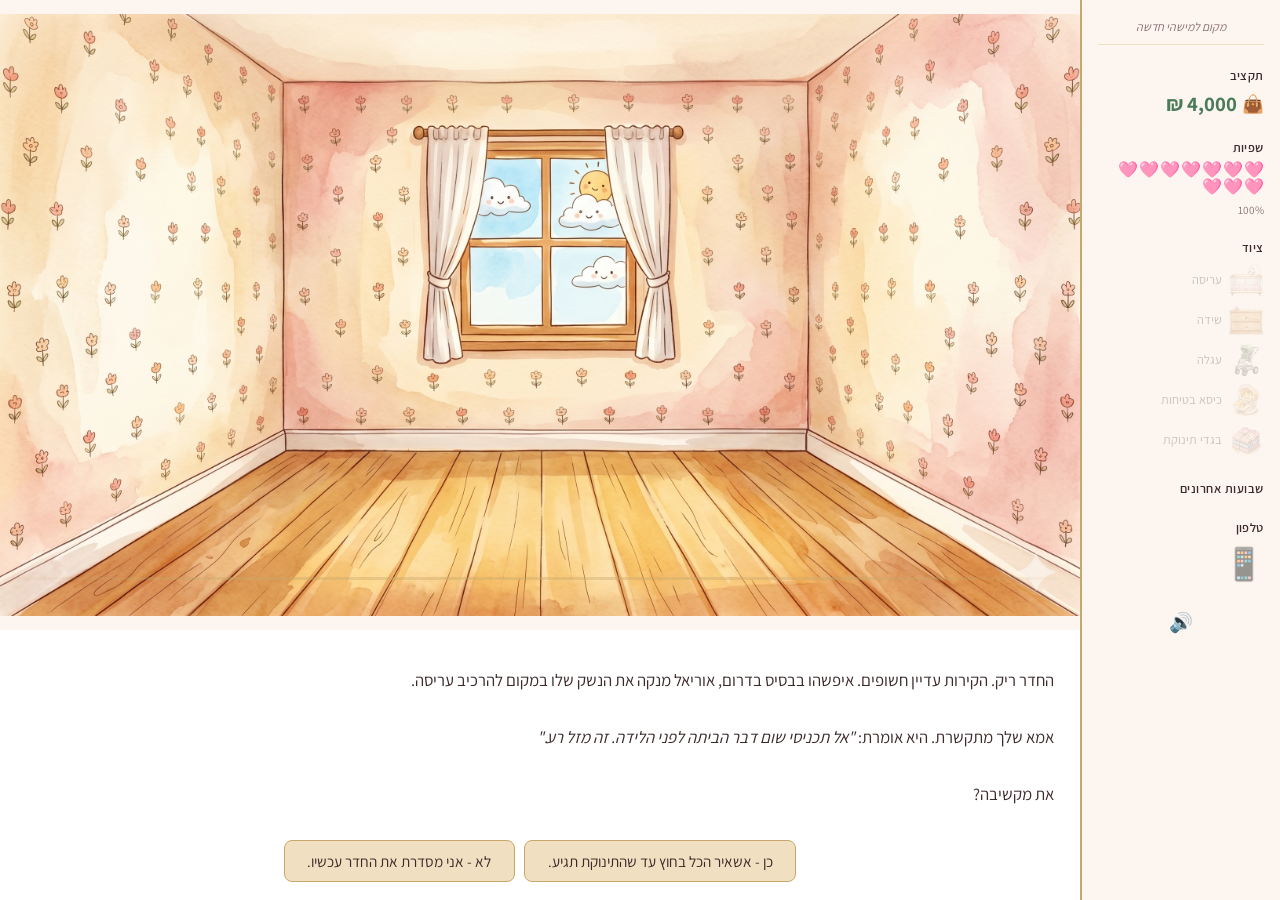
<file: index.html>
<!DOCTYPE html>
<html lang="he" dir="rtl">
<head>
  <meta charset="UTF-8" />
  <meta name="viewport" content="width=device-width, initial-scale=1.0, maximum-scale=1.0, user-scalable=no" />
  <title>מקום למישהי חדשה</title>
  <link rel="preconnect" href="https://fonts.googleapis.com" />
  <link href="https://fonts.googleapis.com/css2?family=Assistant:wght@400;600;700&display=swap" rel="stylesheet" />
  <link rel="stylesheet" href="style.css" />

  <!-- Google Analytics 4 -->
  <script>
    const GA_ID = 'G-SN2CH626FL';
    (function() {
      const s = document.createElement('script');
      s.async = true;
      s.src = 'https://www.googletagmanager.com/gtag/js?id=' + GA_ID;
      document.head.appendChild(s);
    })();
    window.dataLayer = window.dataLayer || [];
    function gtag(){dataLayer.push(arguments);}
    gtag('js', new Date());
    gtag('config', GA_ID);

    const _gaT0 = Date.now();
    document.addEventListener('click', function() {
      gtag('event', 'session_start');
    }, { once: true });
    window.addEventListener('pagehide', function() {
      gtag('event', 'session_duration', { value: Math.round((Date.now() - _gaT0) / 1000) });
    });
    document.addEventListener('DOMContentLoaded', function() {
      const phoneEl = document.getElementById('phone-overlay');
      if (phoneEl) new MutationObserver(function() {
        if (!phoneEl.classList.contains('hidden')) gtag('event', 'phone_opened');
      }).observe(phoneEl, { attributes: true, attributeFilter: ['class'] });
    });
  </script>
</head>
<body>

  <div id="app-layout">

    <!-- ═══ אזור המשחק הראשי ═══ -->
    <div id="game-wrapper">

      <!-- 70%: תצוגת החדר -->
      <section id="room-view">
        <div id="room-bg"></div>
        <div id="room-crying-overlay"></div>
        <div id="baby-waves">
          <div class="wave-ring"></div>
          <div class="wave-ring"></div>
          <div class="wave-ring"></div>
        </div>

        <!-- מד ערות תינוקת — מחזה ב׳ -->
        <div id="baby-meter-container" style="display:none">
          <label>מד ערות תינוקת</label>
          <div id="baby-meter-bar"><div id="baby-meter-fill"></div></div>
        </div>

        <!-- שכבת מעבר בין מחזות -->
        <div id="act-fade-overlay">
          <p id="act-fade-text">שבועיים מאוחר יותר…</p>
        </div>

        <!-- רמז הרדמה — מחזה ב׳ -->
        <div id="lullaby-hint" class="hidden">
          🐾 הזיזי לאט מעל התינוקת
        </div>
      </section>

      <!-- 30%: אזור דיאלוג ואינטראקציה -->
      <section id="dialogue-area">
        <div id="narration-box">
          <p id="narration-text">טוען…</p>
        </div>
        <div id="choice-buttons"></div>
      </section>

    </div><!-- /game-wrapper -->

    <!-- ═══ לוח צד ═══ -->
    <aside id="side-panel">

      <div id="panel-title">מקום למישהי חדשה</div>

      <!-- תקציב -->
      <div class="panel-stat">
        <div class="stat-label">תקציב</div>
        <div id="panel-budget-display">
          <span id="panel-wallet">👜</span>
          <span id="hud-budget-val" class="stat-big">4,000 ₪</span>
        </div>
      </div>

      <!-- שפיות -->
      <div class="panel-stat">
        <div class="stat-label">שפיות</div>
        <div id="sanity-hearts"></div>
      </div>

      <!-- ציוד -->
      <div class="panel-stat">
        <div class="stat-label">ציוד</div>
        <div id="item-icons"></div>
      </div>

      <!-- מחזה -->
      <div class="panel-stat" id="panel-act-section">
        <div class="stat-label" id="hud-act">שבועות אחרונים</div>
      </div>

      <!-- חלון שינה — מחזה ב׳ -->
      <div class="panel-stat" id="hud-cycle" style="display:none">
        <div class="stat-label">חלון שינה</div>
        <div class="stat-value">1 / 4</div>
      </div>

      <!-- משימות יום — מחזה ב׳ -->
      <div class="panel-stat" id="panel-tasks" style="display:none">
        <div class="stat-label">משימות היום</div>
        <div id="task-list">
          <div class="task-item" id="task-pump">
            <span class="task-icon">🍼</span>
            <span class="task-name">שאיבה</span>
            <span class="task-check">○</span>
          </div>
          <div class="task-item" id="task-laundry">
            <span class="task-icon">🧺</span>
            <span class="task-name">כביסה</span>
            <span class="task-check">○</span>
          </div>
        </div>
      </div>

      <div id="panel-phone" class="panel-stat">
        <div class="stat-label">טלפון</div>
        <div id="phone-icon-wrapper">
          <span id="phone-icon">📱</span>
          <span id="phone-notification-dot" class="hidden"></span>
        </div>
      </div>

      <div class="panel-stat" id="panel-sound">
        <button id="sound-toggle" onclick="toggleSound()"
          style="background:none;border:none;font-size:1.2rem;cursor:pointer;padding:0.2rem;">
          🔊
        </button>
      </div>

    </aside>

  </div><!-- /app-layout -->

  <!-- ═══ שכבת סמארטפון ═══ -->
  <div id="phone-overlay" class="hidden">
    <div id="phone-frame">
      <div id="phone-status-bar">
        <span id="phone-app-name">WhatsApp</span>
        <button id="phone-close-btn" aria-label="סגור טלפון">✕</button>
      </div>
      <div id="phone-home" class="hidden">
        <div id="phone-home-header">
          <span id="phone-home-time">09:24</span>
          <span id="phone-home-title">הודעות</span>
        </div>

        <div id="contacts-list">

          <div class="contact-row" data-contact="group">
            <span class="contact-avatar">👶</span>
            <div class="contact-info">
              <span class="contact-name">קהילת משוערות ינואר 2026</span>
              <span class="contact-preview">סיגל: מתנה בחינם 🎁...</span>
            </div>
            <span class="contact-badge hidden">2</span>
          </div>

          <div class="contact-row" data-contact="oriel">
            <span class="contact-avatar">👨‍✈️</span>
            <div class="contact-info">
              <span class="contact-name">אוריאל 💙</span>
              <span class="contact-preview">מחכה להודעה...</span>
            </div>
            <span class="contact-badge hidden"></span>
          </div>

          <div class="contact-row" data-contact="mom">
            <span class="contact-avatar">👩</span>
            <div class="contact-info">
              <span class="contact-name">אמא</span>
              <span class="contact-preview"></span>
            </div>
            <span class="contact-badge hidden"></span>
          </div>

          <div class="contact-row" data-contact="dad">
            <span class="contact-avatar">👨</span>
            <div class="contact-info">
              <span class="contact-name">אבא</span>
              <span class="contact-preview"></span>
            </div>
            <span class="contact-badge hidden"></span>
          </div>

          <div class="contact-row" data-contact="maya">
            <span class="contact-avatar">🌸</span>
            <div class="contact-info">
              <span class="contact-name">מאיה</span>
              <span class="contact-preview">איך את מרגישה?</span>
            </div>
            <span class="contact-badge hidden"></span>
          </div>

          <div class="contact-row" data-contact="shira">
            <span class="contact-avatar">😬</span>
            <div class="contact-info">
              <span class="contact-name">שירה</span>
              <span class="contact-preview"></span>
            </div>
            <span class="contact-badge hidden"></span>
          </div>

          <div class="contact-row" data-contact="noa">
            <span class="contact-avatar">🎀</span>
            <div class="contact-info">
              <span class="contact-name">נועה</span>
              <span class="contact-preview"></span>
            </div>
            <span class="contact-badge hidden"></span>
          </div>

          <div class="contact-row" data-contact="dana">
            <span class="contact-avatar">😎</span>
            <div class="contact-info">
              <span class="contact-name">דנה</span>
              <span class="contact-preview">אז מתי יוצאות??</span>
            </div>
            <span class="contact-badge hidden"></span>
          </div>

          <div class="contact-row hidden" data-contact="ronit">
            <span class="contact-avatar">🛋️</span>
            <div class="contact-info">
              <span class="contact-name">רונית (שידה)</span>
              <span class="contact-preview">משא ומתן על שידה יד שנייה</span>
            </div>
            <span class="contact-badge hidden"></span>
          </div>

          <div class="contact-row hidden" data-contact="hadar">
            <span class="contact-avatar">🛒</span>
            <div class="contact-info">
              <span class="contact-name">הדר (עגלה)</span>
              <span class="contact-preview">משא ומתן על עגלה יד שנייה</span>
            </div>
            <span class="contact-badge hidden"></span>
          </div>

        </div>
      </div>

      <div id="phone-content"></div>
      <div id="chat-back-btn" class="phone-back hidden">← חזרה</div>
      <div id="phone-input-area" class="hidden">
        <input type="text" id="phone-text-input" placeholder="כתבי הודעה…" autocomplete="off" />
        <button id="phone-send-btn">שלחי</button>
      </div>
    </div>
  </div>

  <!-- ═══ באנר שיחה נכנסת ═══ -->
  <div id="call-banner" class="hidden">
    <div id="call-info">
      <span id="call-name">אוריאל 📞</span>
      <span id="call-sub">מתקשר מהבסיס…</span>
    </div>
    <div id="call-actions">
      <button id="call-answer-btn" class="btn-green">answer</button>
      <button id="call-ignore-btn" class="btn-red">ignore</button>
    </div>
  </div>

  <!-- ═══ Mobile Bottom Bar ═══ -->
  <div id="mobile-bottom-bar">
    <div class="mob-stat" id="mob-budget">
      <span class="mob-icon">💰</span>
      <span id="mob-budget-val">4,000 ₪</span>
    </div>
    <div class="mob-stat" id="mob-sanity">
      <span id="mob-hearts">🩷🩷🩷🩷🩷🩷🩷🩷🩷🩷</span>
    </div>
    <div class="mob-stat" id="mob-items">
      <span class="mob-icon">📦</span>
      <span id="mob-items-val">0/5</span>
    </div>
    <div class="mob-stat" id="mob-phone" onclick="openPhoneHome()">
      <span id="mob-phone-icon">📱</span>
      <span id="mob-phone-dot" class="mob-notif hidden"></span>
    </div>
    <div class="mob-stat" id="mob-sound" onclick="toggleSound()" style="cursor:pointer">
      <span id="mob-sound-icon">🔊</span>
    </div>
  </div>

  <script src="groq.js"></script>
  <script src="room.js"></script>
  <script src="game.js"></script>
</body>
</html>
</file>
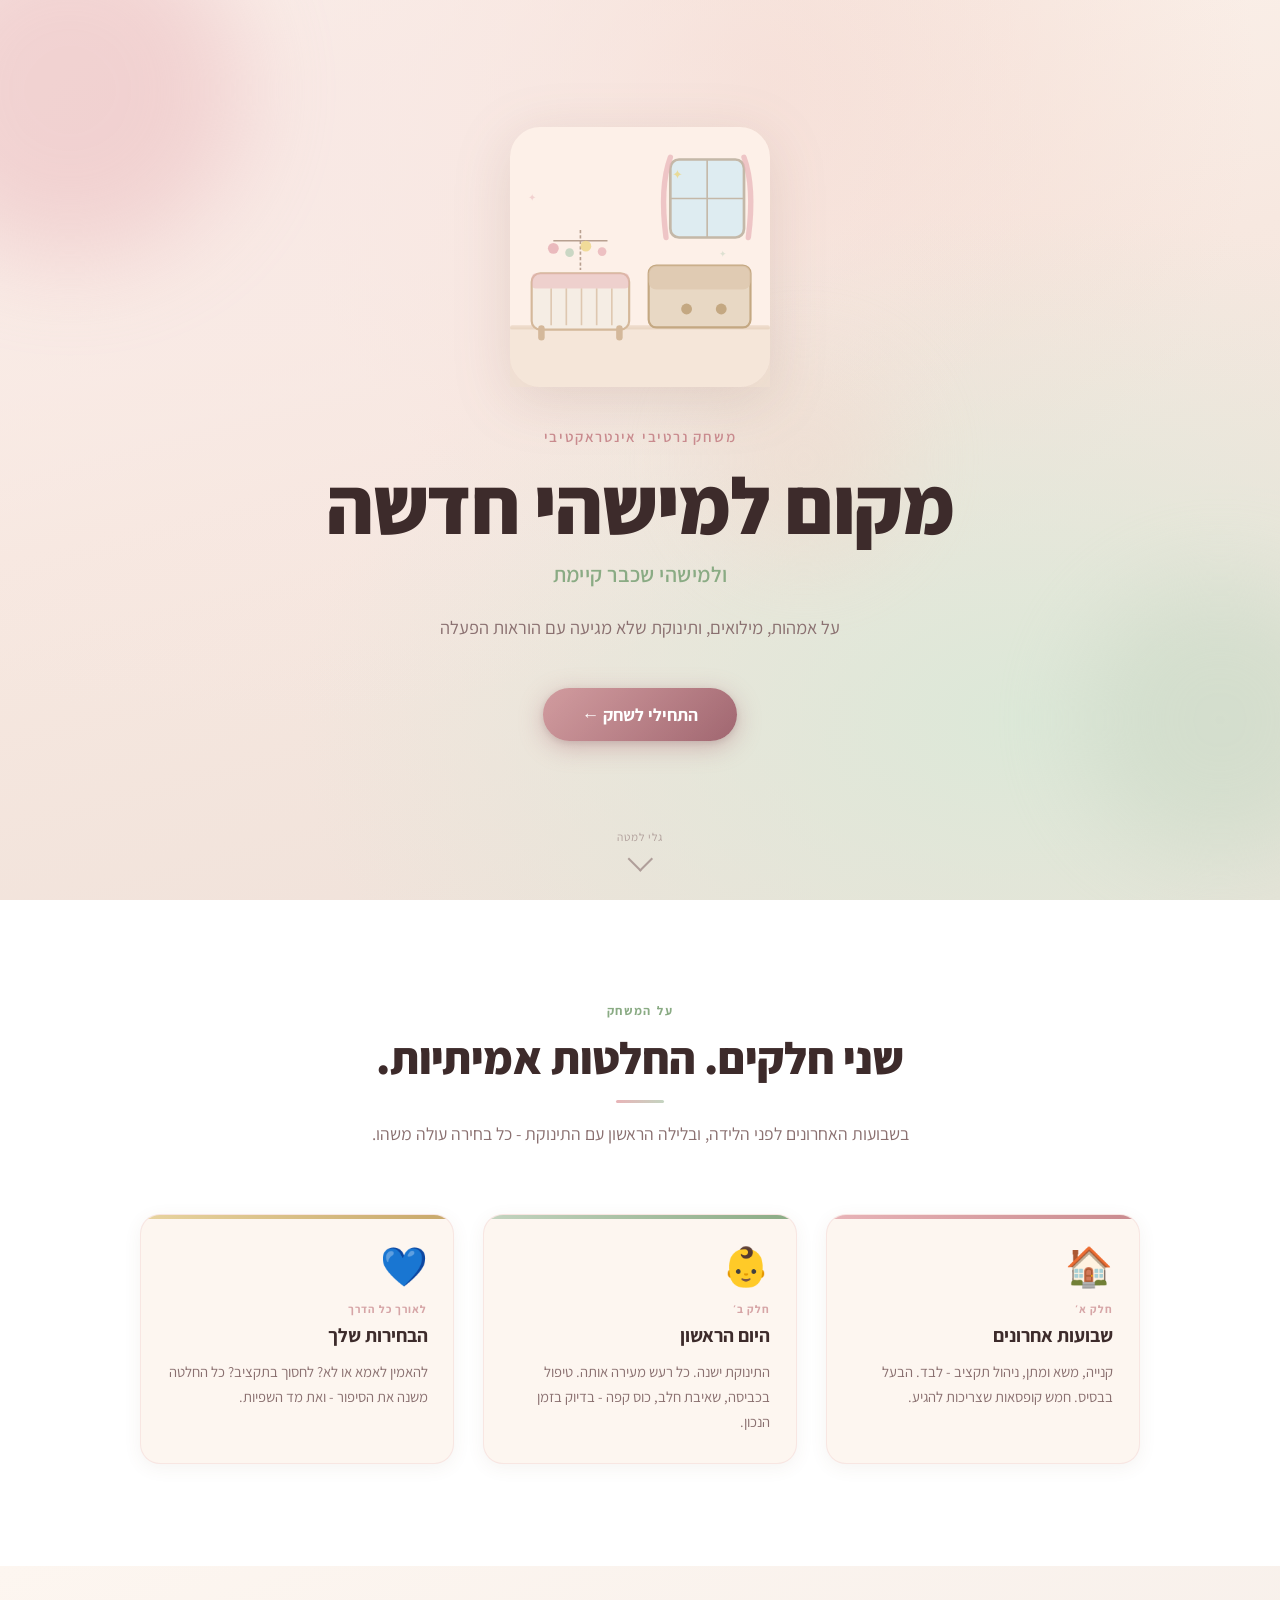
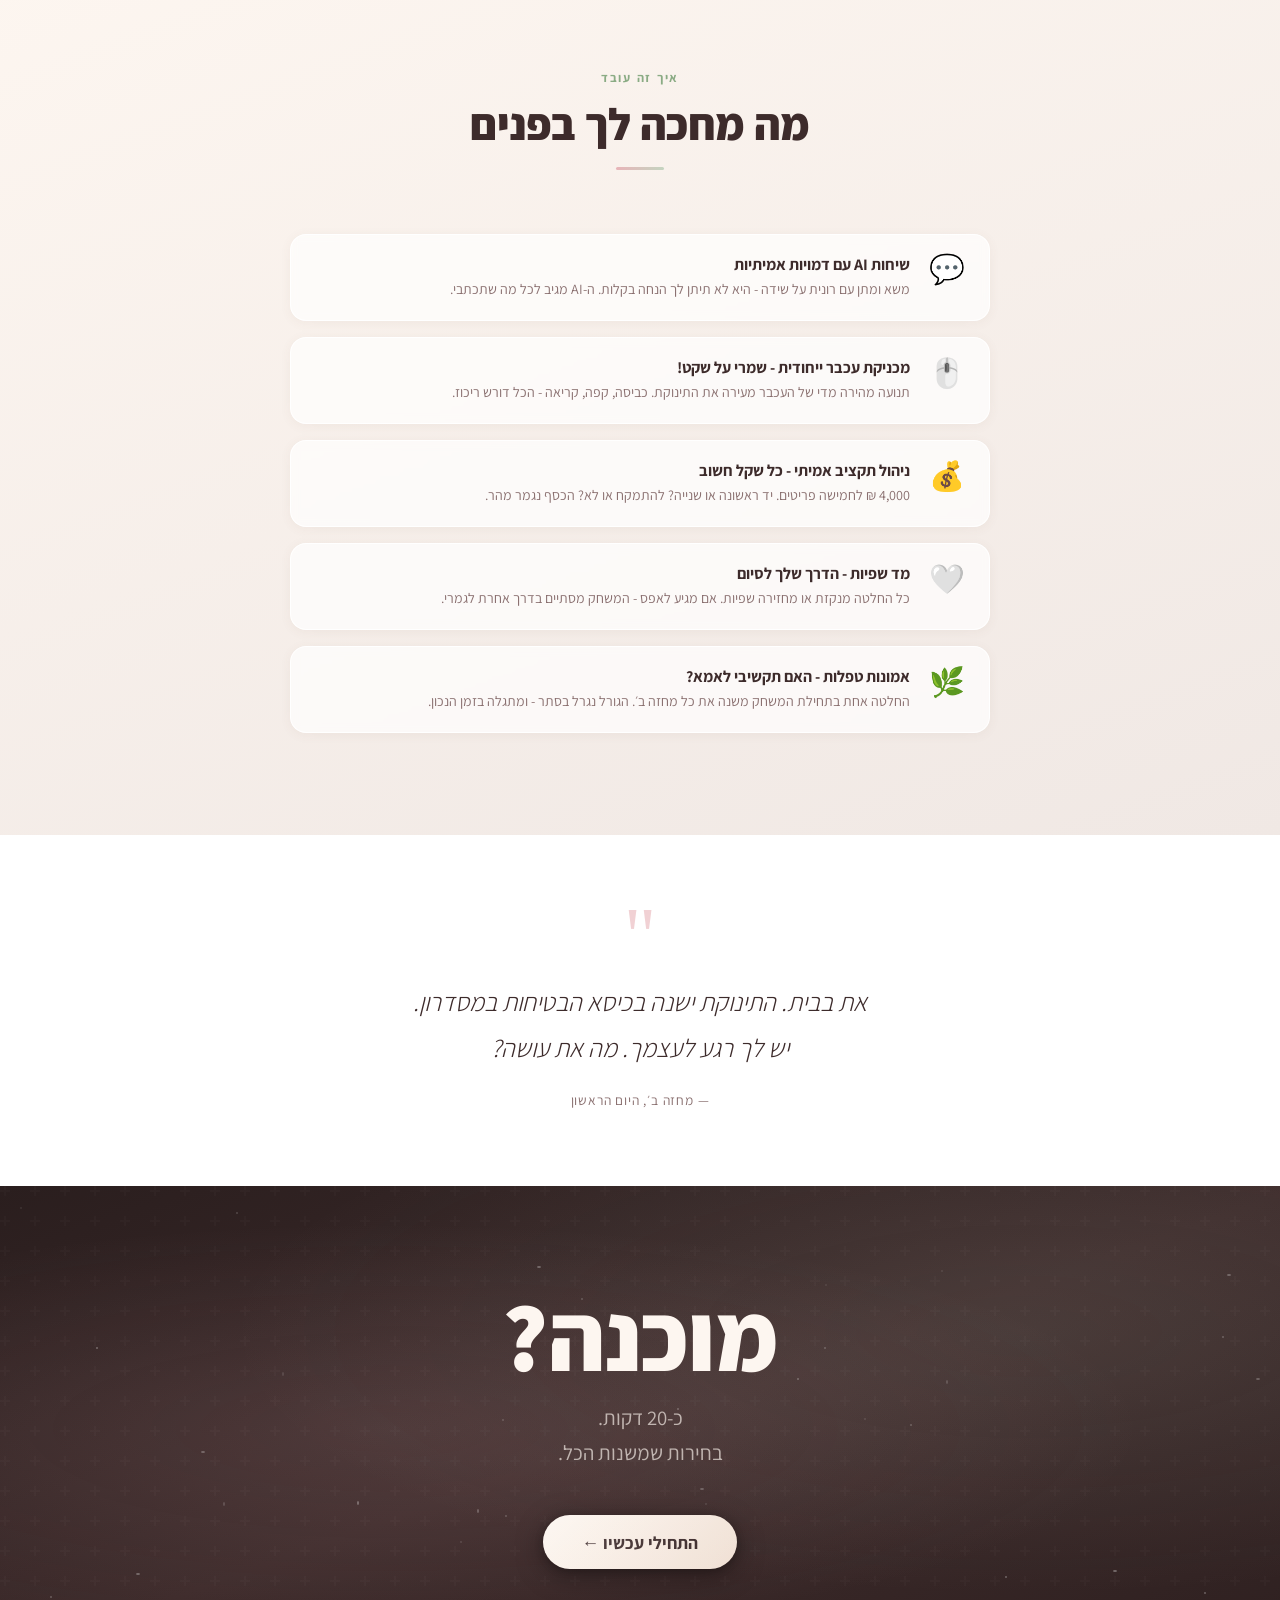
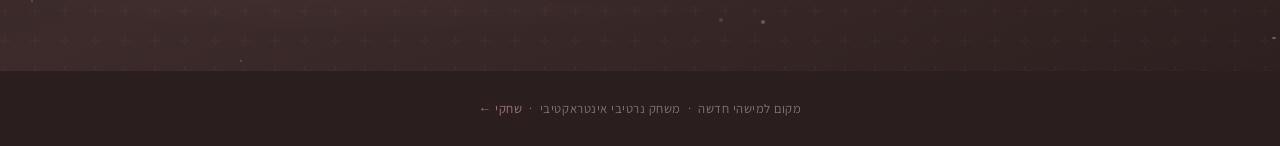
<file: landing.html>
<!DOCTYPE html>
<html lang="he" dir="rtl">
<head>
  <meta charset="UTF-8" />
  <meta name="viewport" content="width=device-width, initial-scale=1.0" />
  <title>מקום למישהי חדשה — משחק נרטיבי</title>
  <link rel="preconnect" href="https://fonts.googleapis.com" />
  <link href="https://fonts.googleapis.com/css2?family=Assistant:wght@300;400;600;700;800&display=swap" rel="stylesheet" />
  <style>
    /* ── Variables ───────────────────────────────────────────── */
    :root {
      --cream:      #fdf6f0;
      --cream-mid:  #f5e8dc;
      --rose:       #e8b4b8;
      --rose-dark:  #c98a8e;
      --rose-deep:  #a06670;
      --sage:       #c4d4c0;
      --sage-dark:  #8aab84;
      --charcoal:   #3d2b2b;
      --charcoal-2: #2a1e1e;
      --muted:      #8a7070;
      --white:      #ffffff;
    }

    /* ── Reset ───────────────────────────────────────────────── */
    *, *::before, *::after { box-sizing: border-box; margin: 0; padding: 0; }

    html {
      scroll-behavior: smooth;
    }

    body {
      font-family: 'Assistant', 'Segoe UI', Arial, sans-serif;
      background: var(--cream);
      color: var(--charcoal);
      overflow-x: hidden;
      direction: rtl;
    }

    /* ── Reveal animation ────────────────────────────────────── */
    .reveal {
      opacity: 0;
      transform: translateY(28px);
      transition: opacity 0.7s ease, transform 0.7s ease;
    }
    .reveal.visible {
      opacity: 1;
      transform: translateY(0);
    }
    .reveal-delay-1 { transition-delay: 0.1s; }
    .reveal-delay-2 { transition-delay: 0.22s; }
    .reveal-delay-3 { transition-delay: 0.34s; }

    /* ══════════════════════════════════════════════════════════
       HERO
    ══════════════════════════════════════════════════════════ */
    #hero {
      position: relative;
      min-height: 100svh;
      display: flex;
      flex-direction: column;
      align-items: center;
      justify-content: center;
      text-align: center;
      padding: 3rem 1.5rem 5rem;
      overflow: hidden;
      background:
        radial-gradient(ellipse at 20% 15%, #f8e8e4 0%, transparent 55%),
        radial-gradient(ellipse at 80% 80%, #dce8d8 0%, transparent 50%),
        radial-gradient(ellipse at 60% 10%, #f5ddd4 0%, transparent 45%),
        linear-gradient(165deg, #fdf6f0 0%, #f7e8e0 45%, #eee0d8 100%);
    }

    /* Floating blobs */
    .blob {
      position: absolute;
      border-radius: 50%;
      filter: blur(48px);
      opacity: 0.45;
      pointer-events: none;
      animation: drift 9s ease-in-out infinite;
    }
    .blob-1 {
      width: 340px; height: 340px;
      background: var(--rose);
      top: -80px; left: -100px;
      animation-delay: 0s;
    }
    .blob-2 {
      width: 280px; height: 280px;
      background: var(--sage);
      bottom: 40px; right: -80px;
      animation-delay: -3.5s;
    }
    .blob-3 {
      width: 200px; height: 200px;
      background: #f0d8cc;
      top: 40%; left: 55%;
      animation-delay: -6s;
    }

    @keyframes drift {
      0%, 100% { transform: translate(0, 0) scale(1); }
      33%       { transform: translate(18px, -22px) scale(1.04); }
      66%       { transform: translate(-14px, 14px) scale(0.97); }
    }

    /* Baby room illustration */
    .hero-illustration {
      width: min(260px, 62vw);
      height: min(260px, 62vw);
      margin-bottom: 2.5rem;
      position: relative;
      animation: gentle-pulse 4s ease-in-out infinite;
    }
    @keyframes gentle-pulse {
      0%, 100% { transform: translateY(0) scale(1); }
      50%       { transform: translateY(-8px) scale(1.015); }
    }

    .room-svg {
      width: 100%;
      height: 100%;
      filter: drop-shadow(0 12px 28px rgba(120, 80, 60, 0.15));
    }

    /* Hero text */
    .hero-eyebrow {
      font-size: clamp(0.78rem, 2.2vw, 0.92rem);
      font-weight: 600;
      letter-spacing: 0.12em;
      color: var(--rose-dark);
      text-transform: uppercase;
      margin-bottom: 0.8rem;
      opacity: 0.85;
    }

    .hero-title {
      font-size: clamp(2.4rem, 8vw, 5rem);
      font-weight: 800;
      color: var(--charcoal);
      line-height: 1.15;
      margin-bottom: 0.6rem;
      letter-spacing: -0.01em;
    }

    .hero-subtitle {
      font-size: clamp(1rem, 3vw, 1.35rem);
      font-weight: 600;
      color: var(--sage-dark);
      margin-bottom: 1.4rem;
      letter-spacing: 0.02em;
    }

    .hero-tagline {
      font-size: clamp(0.95rem, 2.5vw, 1.15rem);
      font-weight: 400;
      color: var(--muted);
      max-width: 520px;
      line-height: 1.75;
      margin-bottom: 2.8rem;
    }

    /* CTA button */
    .btn-cta {
      display: inline-flex;
      align-items: center;
      gap: 0.5rem;
      padding: 0.95rem 2.4rem;
      font-family: inherit;
      font-size: 1.1rem;
      font-weight: 700;
      color: var(--white);
      background: linear-gradient(135deg, var(--rose-dark) 0%, var(--rose-deep) 100%);
      border: none;
      border-radius: 50px;
      cursor: pointer;
      text-decoration: none;
      box-shadow: 0 6px 24px rgba(169, 100, 110, 0.38), 0 2px 6px rgba(0,0,0,0.1);
      transition: transform 0.2s ease, box-shadow 0.2s ease, background 0.2s ease;
      position: relative;
      overflow: hidden;
    }
    .btn-cta::after {
      content: '';
      position: absolute;
      inset: 0;
      background: linear-gradient(135deg, rgba(255,255,255,0.15), transparent);
      border-radius: inherit;
      pointer-events: none;
    }
    .btn-cta:hover {
      transform: translateY(-3px) scale(1.03);
      box-shadow: 0 10px 32px rgba(169, 100, 110, 0.48), 0 4px 10px rgba(0,0,0,0.12);
    }
    .btn-cta:active {
      transform: translateY(-1px) scale(1.01);
    }

    .btn-cta-ghost {
      background: transparent;
      color: var(--rose-dark);
      border: 2px solid var(--rose);
      box-shadow: none;
    }
    .btn-cta-ghost:hover {
      background: var(--rose);
      color: var(--charcoal);
      box-shadow: 0 6px 20px rgba(232, 180, 184, 0.4);
    }

    /* Scroll hint */
    .scroll-hint {
      position: absolute;
      bottom: 2rem;
      left: 50%;
      transform: translateX(-50%);
      display: flex;
      flex-direction: column;
      align-items: center;
      gap: 0.35rem;
      color: var(--muted);
      font-size: 0.72rem;
      letter-spacing: 0.08em;
      opacity: 0.6;
      animation: bob 2.2s ease-in-out infinite;
    }
    @keyframes bob {
      0%, 100% { transform: translateX(-50%) translateY(0); }
      50%       { transform: translateX(-50%) translateY(6px); }
    }
    .scroll-arrow {
      width: 18px; height: 18px;
      border-right: 2px solid var(--muted);
      border-bottom: 2px solid var(--muted);
      transform: rotate(45deg);
    }

    /* ══════════════════════════════════════════════════════════
       SECTION BASE
    ══════════════════════════════════════════════════════════ */
    section {
      padding: clamp(4rem, 8vw, 7rem) clamp(1.2rem, 6vw, 3rem);
    }

    .section-label {
      font-size: 0.78rem;
      font-weight: 700;
      letter-spacing: 0.14em;
      text-transform: uppercase;
      color: var(--sage-dark);
      margin-bottom: 0.7rem;
    }

    .section-title {
      font-size: clamp(1.8rem, 5vw, 2.8rem);
      font-weight: 800;
      color: var(--charcoal);
      line-height: 1.2;
      margin-bottom: 1rem;
    }

    .section-subtitle {
      font-size: clamp(0.95rem, 2.5vw, 1.1rem);
      color: var(--muted);
      line-height: 1.75;
      max-width: 560px;
    }

    .section-header {
      text-align: center;
      margin-bottom: clamp(2.5rem, 5vw, 4rem);
    }
    .section-header .section-subtitle {
      margin: 0 auto;
    }

    /* ══════════════════════════════════════════════════════════
       ABOUT — Three act cards
    ══════════════════════════════════════════════════════════ */
    #about {
      background: var(--white);
    }

    .cards-grid {
      display: grid;
      grid-template-columns: 1fr;
      gap: 1.4rem;
      max-width: 1000px;
      margin: 0 auto;
    }

    @media (min-width: 640px) {
      .cards-grid {
        grid-template-columns: repeat(3, 1fr);
        gap: 1.8rem;
      }
    }

    .act-card {
      background: var(--cream);
      border-radius: 20px;
      padding: 2rem 1.6rem 1.8rem;
      border: 1.5px solid rgba(232, 180, 184, 0.25);
      box-shadow: 0 4px 18px rgba(120, 80, 60, 0.07);
      transition: transform 0.25s ease, box-shadow 0.25s ease;
      position: relative;
      overflow: hidden;
    }
    .act-card::before {
      content: '';
      position: absolute;
      top: 0; left: 0; right: 0;
      height: 4px;
      border-radius: 20px 20px 0 0;
    }
    .act-card:nth-child(1)::before { background: linear-gradient(90deg, var(--rose), var(--rose-dark)); }
    .act-card:nth-child(2)::before { background: linear-gradient(90deg, var(--sage), var(--sage-dark)); }
    .act-card:nth-child(3)::before { background: linear-gradient(90deg, #e8d4a0, #c8a86a); }

    .act-card:hover {
      transform: translateY(-5px);
      box-shadow: 0 12px 32px rgba(120, 80, 60, 0.13);
    }

    .act-icon {
      font-size: 2.4rem;
      margin-bottom: 1rem;
      display: block;
      line-height: 1;
    }

    .act-number {
      font-size: 0.7rem;
      font-weight: 700;
      letter-spacing: 0.1em;
      text-transform: uppercase;
      color: var(--rose-dark);
      margin-bottom: 0.4rem;
      opacity: 0.75;
    }

    .act-title {
      font-size: 1.2rem;
      font-weight: 700;
      color: var(--charcoal);
      margin-bottom: 0.7rem;
    }

    .act-desc {
      font-size: 0.92rem;
      color: var(--muted);
      line-height: 1.7;
    }

    /* ══════════════════════════════════════════════════════════
       FEATURES
    ══════════════════════════════════════════════════════════ */
    #features {
      background: linear-gradient(160deg, var(--cream) 0%, #f0e8e4 100%);
    }

    .features-wrap {
      max-width: 700px;
      margin: 0 auto;
      display: flex;
      flex-direction: column;
      gap: 1rem;
    }

    .feature-row {
      display: flex;
      align-items: flex-start;
      gap: 1.2rem;
      background: rgba(255,255,255,0.7);
      border-radius: 16px;
      padding: 1.2rem 1.5rem;
      border: 1.5px solid rgba(255,255,255,0.9);
      box-shadow: 0 2px 12px rgba(120,80,60,0.06);
      backdrop-filter: blur(4px);
      transition: transform 0.2s ease, box-shadow 0.2s ease;
    }
    .feature-row:hover {
      transform: translateX(-4px);
      box-shadow: 0 6px 20px rgba(120,80,60,0.11);
    }

    .feature-icon {
      font-size: 1.8rem;
      flex-shrink: 0;
      line-height: 1;
      margin-top: 0.1rem;
    }

    .feature-text strong {
      display: block;
      font-size: 1rem;
      font-weight: 700;
      color: var(--charcoal);
      margin-bottom: 0.2rem;
    }
    .feature-text span {
      font-size: 0.88rem;
      color: var(--muted);
      line-height: 1.6;
    }

    /* ══════════════════════════════════════════════════════════
       QUOTE BREAK
    ══════════════════════════════════════════════════════════ */
    #quote {
      background: var(--white);
      padding: clamp(3rem, 6vw, 5rem) clamp(1.2rem, 6vw, 3rem);
    }

    .quote-block {
      max-width: 680px;
      margin: 0 auto;
      text-align: center;
    }

    .quote-mark {
      font-size: 5rem;
      line-height: 0.6;
      color: var(--rose);
      font-family: Georgia, serif;
      display: block;
      margin-bottom: 1.2rem;
      opacity: 0.6;
    }

    .quote-text {
      font-size: clamp(1.2rem, 3.5vw, 1.6rem);
      font-weight: 300;
      color: var(--charcoal);
      line-height: 1.8;
      font-style: italic;
      margin-bottom: 1.2rem;
    }

    .quote-attr {
      font-size: 0.85rem;
      color: var(--muted);
      letter-spacing: 0.06em;
    }

    /* ══════════════════════════════════════════════════════════
       FINAL CTA
    ══════════════════════════════════════════════════════════ */
    #final-cta {
      background:
        radial-gradient(ellipse at 30% 50%, rgba(232,180,184,0.12) 0%, transparent 60%),
        radial-gradient(ellipse at 80% 30%, rgba(196,212,192,0.1) 0%, transparent 55%),
        linear-gradient(160deg, #2a1e1e 0%, #3d2b2b 50%, #2e2020 100%);
      color: var(--cream);
      text-align: center;
      display: flex;
      flex-direction: column;
      align-items: center;
      gap: 0;
      position: relative;
      overflow: hidden;
    }

    #final-cta::before {
      content: '';
      position: absolute;
      inset: 0;
      background: url("data:image/svg+xml,%3Csvg width='60' height='60' viewBox='0 0 60 60' xmlns='http://www.w3.org/2000/svg'%3E%3Cg fill='none' fill-rule='evenodd'%3E%3Cg fill='%23ffffff' fill-opacity='0.018'%3E%3Cpath d='M36 34v-4h-2v4h-4v2h4v4h2v-4h4v-2h-4zm0-30V0h-2v4h-4v2h4v4h2V6h4V4h-4zM6 34v-4H4v4H0v2h4v4h2v-4h4v-2H6zM6 4V0H4v4H0v2h4v4h2V6h4V4H6z'/%3E%3C/g%3E%3C/g%3E%3C/svg%3E");
      pointer-events: none;
    }

    .cta-stars {
      position: absolute;
      inset: 0;
      pointer-events: none;
      overflow: hidden;
    }
    .star {
      position: absolute;
      width: 3px; height: 3px;
      border-radius: 50%;
      background: rgba(255,255,255,0.5);
      animation: twinkle 3s ease-in-out infinite;
    }

    @keyframes twinkle {
      0%, 100% { opacity: 0.2; transform: scale(1); }
      50%       { opacity: 0.8; transform: scale(1.4); }
    }

    .cta-big {
      font-size: clamp(3rem, 10vw, 6rem);
      font-weight: 800;
      color: var(--cream);
      line-height: 1;
      margin-bottom: 1rem;
      position: relative;
    }

    .cta-sub {
      font-size: clamp(1rem, 2.8vw, 1.3rem);
      color: rgba(253, 246, 240, 0.65);
      margin-bottom: 2.8rem;
      font-weight: 400;
      line-height: 1.7;
      position: relative;
    }

    .btn-cta-light {
      background: linear-gradient(135deg, var(--cream) 0%, #f0e0d4 100%);
      color: var(--charcoal);
      box-shadow: 0 6px 28px rgba(0,0,0,0.35), 0 2px 8px rgba(0,0,0,0.2);
    }
    .btn-cta-light:hover {
      background: var(--white);
      box-shadow: 0 12px 36px rgba(0,0,0,0.4), 0 4px 12px rgba(0,0,0,0.2);
    }

    /* ══════════════════════════════════════════════════════════
       FOOTER
    ══════════════════════════════════════════════════════════ */
    footer {
      background: var(--charcoal-2);
      color: rgba(253,246,240,0.4);
      text-align: center;
      padding: 1.8rem 1rem;
      font-size: 0.8rem;
      letter-spacing: 0.04em;
    }

    footer a {
      color: rgba(232, 180, 184, 0.6);
      text-decoration: none;
    }
    footer a:hover {
      color: var(--rose);
    }

    /* ══════════════════════════════════════════════════════════
       DIVIDER
    ══════════════════════════════════════════════════════════ */
    .section-divider {
      width: 48px; height: 3px;
      background: linear-gradient(90deg, var(--rose), var(--sage));
      border-radius: 2px;
      margin: 0.8rem auto 0;
    }
  </style>
</head>
<body>

  <!-- ══════════════════════════════════════
       HERO
  ══════════════════════════════════════ -->
  <section id="hero">
    <div class="blob blob-1"></div>
    <div class="blob blob-2"></div>
    <div class="blob blob-3"></div>

    <!-- Baby room illustration (inline SVG for zero dependencies) -->
    <div class="hero-illustration reveal">
      <svg class="room-svg" viewBox="0 0 240 240" fill="none" xmlns="http://www.w3.org/2000/svg">
        <!-- room background -->
        <rect width="240" height="240" rx="28" fill="#fdf0e8"/>
        <!-- floor -->
        <rect x="0" y="185" width="240" height="55" rx="0" fill="#f0dfd0" opacity="0.6"/>
        <rect x="0" y="183" width="240" height="4" rx="2" fill="#e0c8b0" opacity="0.5"/>
        <!-- window -->
        <rect x="148" y="30" width="68" height="72" rx="8" fill="#d8ecf4" opacity="0.8"/>
        <rect x="148" y="30" width="68" height="72" rx="8" fill="none" stroke="#c4b8a8" stroke-width="2.5"/>
        <line x1="182" y1="30" x2="182" y2="102" stroke="#c4b8a8" stroke-width="1.5"/>
        <line x1="148" y1="66" x2="216" y2="66" stroke="#c4b8a8" stroke-width="1.5"/>
        <!-- soft curtain left -->
        <path d="M148 28 Q138 55 144 102" stroke="#e8b4b8" stroke-width="5" stroke-linecap="round" fill="none" opacity="0.7"/>
        <!-- soft curtain right -->
        <path d="M216 28 Q226 55 220 102" stroke="#e8b4b8" stroke-width="5" stroke-linecap="round" fill="none" opacity="0.7"/>
        <!-- crib -->
        <rect x="20" y="135" width="90" height="52" rx="8" fill="#f5ede4" stroke="#d4b89a" stroke-width="2"/>
        <rect x="20" y="135" width="90" height="14" rx="4" fill="#e8b4b8" opacity="0.5"/>
        <!-- crib legs -->
        <rect x="26" y="183" width="6" height="14" rx="3" fill="#d4b89a"/>
        <rect x="98" y="183" width="6" height="14" rx="3" fill="#d4b89a"/>
        <!-- crib slats -->
        <line x1="38" y1="149" x2="38" y2="183" stroke="#d4b89a" stroke-width="1.5" opacity="0.7"/>
        <line x1="52" y1="149" x2="52" y2="183" stroke="#d4b89a" stroke-width="1.5" opacity="0.7"/>
        <line x1="66" y1="149" x2="66" y2="183" stroke="#d4b89a" stroke-width="1.5" opacity="0.7"/>
        <line x1="80" y1="149" x2="80" y2="183" stroke="#d4b89a" stroke-width="1.5" opacity="0.7"/>
        <line x1="94" y1="149" x2="94" y2="183" stroke="#d4b89a" stroke-width="1.5" opacity="0.7"/>
        <!-- dresser -->
        <rect x="128" y="128" width="94" height="57" rx="7" fill="#e8d8c4" stroke="#c4a882" stroke-width="2"/>
        <rect x="128" y="128" width="94" height="22" rx="7" fill="#dfc8b0" opacity="0.8"/>
        <!-- dresser handles -->
        <circle cx="163" cy="168" r="5" fill="#c4a882"/>
        <circle cx="195" cy="168" r="5" fill="#c4a882"/>
        <!-- mobile above crib -->
        <line x1="65" y1="95" x2="65" y2="132" stroke="#b8a090" stroke-width="1.5" stroke-dasharray="3 2"/>
        <line x1="40" y1="105" x2="90" y2="105" stroke="#b8a090" stroke-width="1.5"/>
        <!-- mobile stars -->
        <circle cx="40" cy="112" r="5" fill="#e8b4b8" opacity="0.9"/>
        <circle cx="55" cy="116" r="4" fill="#c4d4c0" opacity="0.9"/>
        <circle cx="70" cy="110" r="5" fill="#f0d890" opacity="0.9"/>
        <circle cx="85" cy="115" r="4" fill="#e8b4b8" opacity="0.8"/>
        <!-- tiny star sparkles -->
        <text x="160" y="48" font-size="12" fill="#f0d060" opacity="0.6">✦</text>
        <text x="24" y="68" font-size="9" fill="#e8b4b8" opacity="0.5">✦</text>
        <text x="200" y="120" font-size="8" fill="#c4d4c0" opacity="0.55">✦</text>
      </svg>
    </div>

    <p class="hero-eyebrow reveal reveal-delay-1">משחק נרטיבי אינטראקטיבי</p>
    <h1 class="hero-title reveal reveal-delay-1">מקום למישהי חדשה</h1>
    <p class="hero-subtitle reveal reveal-delay-2">ולמישהי שכבר קיימת</p>
    <p class="hero-tagline reveal reveal-delay-2">על אמהות, מילואים, ותינוקת שלא מגיעה עם הוראות הפעלה</p>

    <a href="index.html" class="btn-cta reveal reveal-delay-3">
      התחילי לשחק ←
    </a>

    <div class="scroll-hint" aria-hidden="true">
      <span>גלי למטה</span>
      <div class="scroll-arrow"></div>
    </div>
  </section>

  <!-- ══════════════════════════════════════
       ABOUT — Three act cards
  ══════════════════════════════════════ -->
  <section id="about">
    <div class="section-header">
      <p class="section-label reveal">על המשחק</p>
      <h2 class="section-title reveal">שני חלקים. החלטות אמיתיות.</h2>
      <div class="section-divider reveal"></div>
      <p class="section-subtitle reveal" style="margin-top:1rem;">
        בשבועות האחרונים לפני הלידה, ובלילה הראשון עם התינוקת - כל בחירה עולה משהו.
      </p>
    </div>

    <div class="cards-grid">
      <div class="act-card reveal">
        <span class="act-icon">🏠</span>
        <p class="act-number">חלק א׳</p>
        <h3 class="act-title">שבועות אחרונים</h3>
        <p class="act-desc">קנייה, משא ומתן, ניהול תקציב - לבד. הבעל בבסיס. חמש קופסאות שצריכות להגיע.</p>
      </div>

      <div class="act-card reveal reveal-delay-1">
        <span class="act-icon">👶</span>
        <p class="act-number">חלק ב׳</p>
        <h3 class="act-title">היום הראשון</h3>
        <p class="act-desc">התינוקת ישנה. כל רעש מעירה אותה. טיפול בכביסה, שאיבת חלב, כוס קפה - בדיוק בזמן הנכון.</p>
      </div>

      <div class="act-card reveal reveal-delay-2">
        <span class="act-icon">💙</span>
        <p class="act-number">לאורך כל הדרך</p>
        <h3 class="act-title">הבחירות שלך</h3>
        <p class="act-desc">להאמין לאמא או לא? לחסוך בתקציב? כל החלטה משנה את הסיפור - ואת מד השפיות.</p>
      </div>
    </div>
  </section>

  <!-- ══════════════════════════════════════
       FEATURES
  ══════════════════════════════════════ -->
  <section id="features">
    <div class="section-header">
      <p class="section-label reveal">איך זה עובד</p>
      <h2 class="section-title reveal">מה מחכה לך בפנים</h2>
      <div class="section-divider reveal"></div>
    </div>

    <div class="features-wrap">
      <div class="feature-row reveal">
        <span class="feature-icon">💬</span>
        <div class="feature-text">
          <strong>שיחות AI עם דמויות אמיתיות</strong>
          <span>משא ומתן עם רונית על שידה - היא לא תיתן לך הנחה בקלות. ה-AI מגיב לכל מה שתכתבי.</span>
        </div>
      </div>

      <div class="feature-row reveal reveal-delay-1">
        <span class="feature-icon">🖱️</span>
        <div class="feature-text">
          <strong>מכניקת עכבר ייחודית - שמרי על שקט!</strong>
          <span>תנועה מהירה מדי של העכבר מעירה את התינוקת. כביסה, קפה, קריאה - הכל דורש ריכוז.</span>
        </div>
      </div>

      <div class="feature-row reveal reveal-delay-2">
        <span class="feature-icon">💰</span>
        <div class="feature-text">
          <strong>ניהול תקציב אמיתי - כל שקל חשוב</strong>
          <span>4,000 ₪ לחמישה פריטים. יד ראשונה או שנייה? להתמקח או לא? הכסף נגמר מהר.</span>
        </div>
      </div>

      <div class="feature-row reveal">
        <span class="feature-icon">🤍</span>
        <div class="feature-text">
          <strong>מד שפיות - הדרך שלך לסיום</strong>
          <span>כל החלטה מנקזת או מחזירה שפיות. אם מגיע לאפס - המשחק מסתיים בדרך אחרת לגמרי.</span>
        </div>
      </div>

      <div class="feature-row reveal reveal-delay-1">
        <span class="feature-icon">🌿</span>
        <div class="feature-text">
          <strong>אמונות טפלות - האם תקשיבי לאמא?</strong>
          <span>החלטה אחת בתחילת המשחק משנה את כל מחזה ב׳. הגורל נגרל בסתר - ומתגלה בזמן הנכון.</span>
        </div>
      </div>
    </div>
  </section>

  <!-- ══════════════════════════════════════
       QUOTE
  ══════════════════════════════════════ -->
  <section id="quote">
    <div class="quote-block reveal">
      <span class="quote-mark">"</span>
      <p class="quote-text">
        את בבית. התינוקת ישנה בכיסא הבטיחות במסדרון.<br>
        יש לך רגע לעצמך. מה את עושה?
      </p>
      <p class="quote-attr">— מחזה ב׳, היום הראשון</p>
    </div>
  </section>

  <!-- ══════════════════════════════════════
       FINAL CTA
  ══════════════════════════════════════ -->
  <section id="final-cta">
    <div class="cta-stars" id="cta-stars"></div>

    <h2 class="cta-big reveal">מוכנה?</h2>
    <p class="cta-sub reveal reveal-delay-1">
      כ-20 דקות.<br>בחירות שמשנות הכל.
    </p>
    <a href="index.html" class="btn-cta btn-cta-light reveal reveal-delay-2">
      התחילי עכשיו ←
    </a>
  </section>

  <!-- ══════════════════════════════════════
       FOOTER
  ══════════════════════════════════════ -->
  <footer>
    <p>מקום למישהי חדשה &nbsp;·&nbsp; משחק נרטיבי אינטראקטיבי &nbsp;·&nbsp; <a href="index.html">שחקי ←</a></p>
  </footer>

  <script>
    // ── Intersection Observer — reveal on scroll ──────────────
    const observer = new IntersectionObserver((entries) => {
      entries.forEach(entry => {
        if (entry.isIntersecting) {
          entry.target.classList.add('visible');
          observer.unobserve(entry.target);
        }
      });
    }, { threshold: 0.12 });

    document.querySelectorAll('.reveal').forEach(el => observer.observe(el));

    // Hero elements visible immediately
    document.querySelectorAll('#hero .reveal').forEach(el => {
      el.classList.add('visible');
    });

    // ── Generate twinkling stars in final CTA ─────────────────
    const starsContainer = document.getElementById('cta-stars');
    for (let i = 0; i < 38; i++) {
      const star = document.createElement('div');
      star.className = 'star';
      star.style.cssText = [
        `left:${Math.random() * 100}%`,
        `top:${Math.random() * 100}%`,
        `animation-delay:${(Math.random() * 3).toFixed(2)}s`,
        `animation-duration:${(2.5 + Math.random() * 2.5).toFixed(2)}s`,
        `opacity:${(0.15 + Math.random() * 0.5).toFixed(2)}`,
        `width:${Math.random() > 0.7 ? 4 : 2}px`,
        `height:${Math.random() > 0.7 ? 4 : 2}px`,
      ].join(';');
      starsContainer.appendChild(star);
    }
  </script>
</body>
</html>
</file>
<file: style.css>
/* ─── Palette ──────────────────────────────────────────── */
:root {
  --cream:      #fdf6f0;
  --rose:       #e8b4b8;
  --rose-dark:  #c98a8e;
  --sage:       #c4d4c0;
  --sage-dark:  #8aab84;
  --sand:       #f0dfc0;
  --sand-dark:  #c8a86a;
  --charcoal:   #3d2b2b;
  --muted:      #8a7070;
  --white:      #ffffff;
  --overlay-bg: rgba(0,0,0,0.55);
}

/* ─── Reset & Base ─────────────────────────────────────── */
*, *::before, *::after { box-sizing: border-box; margin: 0; padding: 0; }

html, body {
  height: 100%;
  /* Hebrew-optimized font stack */
  font-family: 'Assistant', 'Segoe UI', Arial, sans-serif;
  background: var(--cream);
  color: var(--charcoal);
  overflow: hidden;
  /* RTL is set via dir="rtl" on <html>, reinforce in CSS so any
     descendant that doesn't explicitly opt into LTR inherits RTL —
     this is what keeps Hebrew sentence-final punctuation (. ! ? :)
     on the visual LEFT end of the line. */
  direction: rtl;
  text-align: start;
}

button {
  cursor: pointer;
  font-family: inherit;
  border: none;
  border-radius: 8px;
  transition: filter 0.15s, transform 0.1s;
}
button:hover  { filter: brightness(1.08); }
button:active { transform: scale(0.97); }

.hidden { display: none !important; }

/* ─── Mini-game: coffee steam keyframes ────────────────── */
@keyframes steamRise {
  0%   { transform: translateY(0)    scale(1);   opacity: 0.7; }
  50%  { transform: translateY(-14px) scale(1.3); opacity: 0.4; }
  100% { transform: translateY(-22px) scale(0.8); opacity: 0;   }
}

/* ─── App Layout ───────────────────────────────────────── */
body {
  display: flex;
  flex-direction: column;
}

#app-layout {
  display: flex;
  flex-direction: row;
  flex: 1;
  overflow: hidden;
  min-height: 0;
  /* LTR here is intentional — it makes flex `order: 1/2` lay out
     game-wrapper on the left and side-panel on the right.
     Every text-bearing descendant must re-declare `direction: rtl`
     so Hebrew punctuation lands at the visual left end. */
  direction: ltr;
}

/* ─── Game Wrapper ─────────────────────────────────────── */
#game-wrapper {
  order: 1;
  flex: 1;
  display: flex;
  flex-direction: column;
  overflow: hidden;
  min-height: 0;
  direction: rtl;
}

/* ─── Side Panel ───────────────────────────────────────── */
#side-panel {
  order: 2;
  width: 200px;
  flex-shrink: 0;
  background: var(--cream);
  border-left: 2px solid var(--sand-dark);
  display: flex;
  flex-direction: column;
  padding: 1.2rem 1rem;
  gap: 1.4rem;
  direction: rtl;
  overflow: hidden;
}

#panel-title {
  font-size: 0.75rem;
  color: var(--muted);
  text-align: center;
  font-style: italic;
  border-bottom: 1px solid var(--sand);
  padding-bottom: 0.5rem;
  line-height: 1.4;
}

.panel-stat {
  display: flex;
  flex-direction: column;
  gap: 0.35rem;
}

@keyframes panel-highlight {
  0%, 100% { background: transparent; }
  30%       { background: rgba(232,180,184,0.35); border-radius: 8px; }
}
.panel-stat.highlight {
  animation: panel-highlight 1s ease 3;
}

.stat-label {
  font-size: 0.78rem;
  font-weight: 600;
  color: var(--charcoal);
  letter-spacing: 0.04em;
}

.stat-big {
  font-size: 1.3rem;
  font-weight: 700;
  color: #4a7c59;
}

#panel-budget-display {
  display: flex;
  align-items: center;
  gap: 0.3rem;
}

#panel-wallet { font-size: 1.1rem; }

/* Sanity — 10 hearts, each = 10% */
#sanity-hearts {
  display: flex;
  flex-wrap: wrap;
  gap: 1px;
}
#sanity-hearts span {
  font-size: 1rem;
  line-height: 1;
  transition: opacity 0.4s, filter 0.4s;
}
#sanity-hearts span.empty {
  opacity: 0.2;
  filter: grayscale(1);
}
#sanity-hearts.danger span:not(.empty) {
  filter: hue-rotate(180deg);
}

/* Item thumbnails */
#item-icons {
  display: flex;
  flex-direction: column;
  gap: 4px;
}
#item-icons .item-thumb {
  display: flex;
  align-items: center;
  gap: 6px;
  opacity: 0.25;
  transition: opacity 0.4s ease;
}
#item-icons .item-thumb.secured { opacity: 1; }
#item-icons .item-thumb img {
  width: 36px;
  height: 36px;
  object-fit: contain;
}
#item-icons .item-thumb span {
  font-size: 0.78rem;
  color: var(--charcoal);
}

/* ─── Room View ────────────────────────────────────────── */
#room-view {
  flex: 1;
  min-height: 0;
  position: relative;
  overflow: hidden;
  background: var(--cream);
  width: 100%;
  direction: rtl;
}

#room-bg {
  position: absolute;
  inset: 0;
  background:
    radial-gradient(ellipse at 20% 80%, #e8d5c4 0%, transparent 55%),
    radial-gradient(ellipse at 80% 90%, #d4e4d0 0%, transparent 50%),
    linear-gradient(160deg, #fdf6f0 0%, #f3e8dc 60%, #e8dfd0 100%);
}

#room-bg::after {
  content: '';
  position: absolute;
  bottom: 8%;
  left: 0; right: 0;
  height: 3px;
  background: linear-gradient(90deg, transparent, var(--sand-dark) 20%, var(--sand-dark) 80%, transparent);
  opacity: 0.4;
}

/* ─── Item Sprites ─────────────────────────────────────── */
.item-sprite {
  position: absolute;
  width: 80px;
  height: 80px;
  border-radius: 12px;
  display: none;
  align-items: flex-end;
  justify-content: center;
  font-size: 2.6rem;
  line-height: 1;
  filter: drop-shadow(2px 4px 6px rgba(0,0,0,0.18));
  transition: opacity 0.4s, transform 0.4s;
}

.item-sprite.visible {
  display: flex;
  animation: pop-in 0.35s cubic-bezier(0.34,1.56,0.64,1) both;
}

.item-sprite.noisy-sprite { cursor: default; opacity: 0.85; }

#sprite-crib::after     { content: '🛏️'; }
#sprite-dresser::after  { content: '🗄️'; }
#sprite-stroller::after { content: '🛒'; }
#sprite-carseat::after  { content: '💺'; }
#sprite-clothes::after  { content: '👕'; }
#sprite-laundry::after  { content: '🧺'; }
#sprite-keys::after     { content: '🔑'; }
#sprite-dishes::after   { content: '🍽️'; }

@keyframes box-pulse {
  0%, 100% { transform: scale(1);    filter: drop-shadow(0 4px 8px rgba(200,168,106,0.35)); }
  50%       { transform: scale(1.06); filter: drop-shadow(0 8px 18px rgba(200,168,106,0.7)); }
}
.box-pulse { animation: box-pulse 1.2s ease-in-out infinite; }

@keyframes pop-in {
  from { opacity:0; transform: scale(0.6) translateY(20px); }
  to   { opacity:1; transform: scale(1)   translateY(0); }
}

/* ─── Baby Wake Meter ──────────────────────────────────── */
#baby-meter-container {
  position: absolute;
  top: 10px;
  /* In RTL, place on the LEFT (inline-end) side */
  left: 14px;
  right: auto;
  width: 180px;
  font-size: 0.75rem;
  color: var(--muted);
  display: flex;
  flex-direction: column;
  gap: 4px;
  z-index: 5;
}

#baby-meter-bar {
  width: 100%;
  height: 10px;
  background: #e0d0c8;
  border-radius: 6px;
  overflow: hidden;
}

#baby-meter-fill {
  height: 100%;
  width: 0%;
  background: linear-gradient(90deg, var(--sage-dark), var(--rose-dark));
  border-radius: 6px;
  transition: width 0.3s, background-color 0.3s;
}

#baby-meter-fill.danger { background: linear-gradient(90deg, #e07070, #c03030); }

@keyframes meter-pulse {
  0%, 100% { opacity: 1; }
  50%       { opacity: 0.6; }
}
#baby-meter-fill.danger { animation: meter-pulse 0.8s ease infinite; }

/* ─── Sanity Filter ────────────────────────────────────── */
#game-wrapper.sanity-low {
  filter: saturate(0.7) brightness(0.95);
  transition: filter 1.2s ease;
}
#game-wrapper.sanity-critical {
  filter: saturate(0.4) brightness(0.88);
  transition: filter 1.2s ease;
}

/* ─── HUD Pulse ────────────────────────────────────────── */
@keyframes pulse-red {
  0%   { background: rgba(201,138,142,0.5); }
  100% { background: transparent; }
}
#hud span.pulse-red { animation: pulse-red 0.6s ease; border-radius: 4px; }

/* ─── Room Item Hover Glow ─────────────────────────────── */
#room-view img[id^="room-item-"] {
  transition: filter 0.2s ease, transform 0.2s ease;
}
#room-view img[id^="room-item-"]:hover {
  filter: drop-shadow(0 0 8px rgba(232,180,184,0.7));
  transform: translateY(-3px) scale(1.02);
}

/* ─── Act Fade Overlay ─────────────────────────────────── */
#act-fade-overlay {
  position: fixed !important;
  inset: 0;
  background: #000;
  display: flex;
  align-items: center;
  justify-content: center;
  opacity: 0;
  pointer-events: none;
  transition: opacity 2.4s ease;
  z-index: 99999 !important;
}

#act-fade-overlay.active {
  opacity: 1;
  pointer-events: all;
}

#act-fade-text {
  color: var(--cream);
  font-size: 2rem;
  font-style: italic;
  letter-spacing: 0.04em;
  text-align: center;
  line-height: 1.6;
}

/* ─── Dialogue Area ────────────────────────────────────── */
#dialogue-area {
  flex: 0 0 30vh;
  min-height: 240px;
  transition: flex-basis 0.25s ease;
  display: flex;
  flex-direction: column;
  justify-content: space-between;   /* narration top, buttons bottom */
  overflow: hidden;
  background: var(--white);
  padding: 1.3rem 1.6rem 1.1rem;
  gap: 1rem;
  direction: rtl;
}

/* Pump / coffee / reading mini-games: expand dialogue on desktop so animation fits.
   room-view has flex:1 and will shrink automatically to fill remaining space. */
#dialogue-area.has-minigame {
  flex: 0 0 min(480px, 58vh);
}

#narration-box {
  flex: 1 1 auto;
  display: flex;
  align-items: center;              /* centers text vertically in the empty space */
  overflow: hidden;
  min-height: 0;
  direction: rtl;
}

#narration-text {
  width: 100%;
  font-size: 1.05rem;
  line-height: 1.7;
  color: var(--charcoal);
  direction: rtl;
  text-align: right;
  unicode-bidi: plaintext;
  display: -webkit-box;
  -webkit-line-clamp: 6;
  -webkit-box-orient: vertical;
  overflow: hidden;
}

#choice-buttons {
  flex-shrink: 0;
  display: flex;
  flex-wrap: nowrap;
  gap: 0.6rem;
  justify-content: center;
  overflow: hidden;
  direction: rtl;
}

#choice-buttons > div {
  flex-wrap: nowrap !important;
  gap: 0.4rem !important;
}

#choice-buttons img {
  width: 44px !important;
  height: 44px !important;
}

#choice-buttons span {
  font-size: 0.7rem !important;
}

#choice-buttons button {
  padding: 0.65rem 1.4rem;
  font-size: 0.95rem;
  background: var(--sand);
  color: var(--charcoal);
  border: 1.5px solid var(--sand-dark);
  direction: rtl;
  unicode-bidi: plaintext;
  text-align: center;
}

#choice-buttons button:hover { background: var(--rose); border-color: var(--rose-dark); }
#choice-buttons button.primary { background: var(--sage); border-color: var(--sage-dark); font-weight: 700; }

/* ─── Smartphone Overlay ───────────────────────────────── */
#phone-overlay {
  position: fixed;
  inset: 0;
  background: var(--overlay-bg);
  display: flex;
  align-items: center;
  justify-content: center;
  z-index: 100;
  animation: fade-in 0.25s ease;
}

@keyframes fade-in { from { opacity:0; } to { opacity:1; } }

#phone-frame {
  width: min(360px, 90vw);
  height: min(560px, 85vh);
  background: #f0f0f0;
  border-radius: 28px;
  box-shadow: 0 20px 60px rgba(0,0,0,0.45);
  display: flex;
  flex-direction: column;
  overflow: hidden;
  min-height: 0;
  /* Phone frame uses its own RTL direction */
  direction: rtl;
}

#phone-status-bar {
  display: flex;
  align-items: center;
  justify-content: space-between;
  padding: 0.65rem 1rem 0.5rem;
  background: var(--sage) !important;
  color: #fff;
  font-size: 0.9rem;
  font-weight: 700;
}

#phone-status-bar.call-mode { background: #3a3a3a; }

#phone-close-btn {
  background: transparent;
  color: #fff;
  font-size: 1rem;
  padding: 0.1rem 0.4rem;
  border-radius: 50%;
}
#phone-close-btn:hover { background: rgba(255,255,255,0.2); filter: none; }

#phone-content {
  flex: 1;
  overflow-y: auto;
  padding: 0.75rem;
  background: #ece5dd;
  display: flex;
  flex-direction: column;
  gap: 0.5rem;
}

/* ─── WhatsApp Chat Bubbles (RTL) ──────────────────────── */
.wa-bubble {
  max-width: 80%;
  padding: 0.5rem 0.75rem;
  border-radius: 10px;
  font-size: 0.82rem;
  line-height: 1.5;
  position: relative;
  word-break: break-word;
  direction: rtl;
  text-align: right;
  unicode-bidi: plaintext;
}

/*
 * In RTL flex column:
 *   flex-end  = inline-end = LEFT side  → incoming messages (from others)
 *   flex-start= inline-start= RIGHT side → outgoing messages (from player)
 */
.wa-bubble.incoming {
  background: #fff;
  align-self: flex-end;       /* LEFT side in RTL */
  border-top-right-radius: 2px;
}

.wa-bubble.outgoing {
  background: #dcf8c6;
  align-self: flex-start;     /* RIGHT side in RTL */
  border-top-left-radius: 2px;
}

.wa-bubble .wa-sender {
  font-weight: 700;
  font-size: 0.75rem;
  color: var(--sage-dark);
  display: block;
  margin-bottom: 2px;
}

.wa-bubble.giveaway {
  border: 2px solid var(--rose-dark);
  animation: pulse-glow 1.2s ease-in-out infinite;
  cursor: pointer;
}

@keyframes pulse-glow {
  0%, 100% { box-shadow: 0 0 0 0 rgba(232,180,184,0.6); }
  50%       { box-shadow: 0 0 0 6px rgba(232,180,184,0); }
}

.wa-time {
  font-size: 0.68rem;
  color: #888;
  text-align: left;   /* time always on the logical left of the bubble */
  margin-top: 2px;
}

/* Ronit negotiation chat — same alignment logic as above */
.chat-bubble-ronit {
  background: #fff;
  align-self: flex-end;       /* LEFT in RTL (incoming) */
  border-top-right-radius: 2px;
}

.chat-bubble-player {
  background: #dcf8c6;
  align-self: flex-start;     /* RIGHT in RTL (outgoing) */
  border-top-left-radius: 2px;
}

/* Typing indicator */
.typing-indicator {
  display: flex;
  gap: 4px;
  padding: 0.5rem 0.75rem;
  background: #fff;
  border-radius: 10px;
  width: fit-content;
  align-self: flex-end;       /* LEFT in RTL (Ronit typing) */
}
.typing-indicator span {
  width: 7px; height: 7px;
  background: #aaa;
  border-radius: 50%;
  animation: bounce 1.2s infinite;
}
.typing-indicator span:nth-child(2) { animation-delay: 0.2s; }
.typing-indicator span:nth-child(3) { animation-delay: 0.4s; }
@keyframes bounce {
  0%,80%,100% { transform: translateY(0); }
  40%         { transform: translateY(-6px); }
}

/* ─── Phone Input Area ─────────────────────────────────── */
#phone-input-area {
  display: flex;
  padding: 0.55rem 0.75rem;
  gap: 0.5rem;
  background: #f0f0f0;
  border-top: 1px solid #ddd;
  /* In RTL: send button on the LEFT, input on the RIGHT */
}

#phone-text-input {
  flex: 1;
  padding: 0.45rem 0.75rem;
  border-radius: 20px;
  border: 1px solid #ccc;
  font-size: 0.85rem;
  font-family: inherit;
  outline: none;
  direction: rtl;
  text-align: right;
}
#phone-text-input:focus { border-color: var(--sage-dark); }

#phone-send-btn {
  padding: 0.45rem 0.9rem;
  background: #25d366;
  color: #fff;
  font-size: 0.85rem;
  border-radius: 20px;
  font-weight: 600;
}

/* ─── Incoming Call Banner ─────────────────────────────── */
#call-banner {
  position: fixed;
  top: 52px;
  left: 50%;
  transform: translateX(-50%);
  background: rgba(30,30,30,0.92);
  color: #fff;
  border-radius: 16px;
  padding: 0.75rem 1.2rem;
  display: flex;
  align-items: center;
  gap: 1.5rem;
  z-index: 200;
  box-shadow: 0 8px 24px rgba(0,0,0,0.4);
  animation: slide-down 0.3s cubic-bezier(0.34,1.4,0.64,1) both;
  min-width: 280px;
  direction: rtl;
}

@keyframes slide-down {
  from { opacity:0; transform: translateX(-50%) translateY(-20px); }
  to   { opacity:1; transform: translateX(-50%) translateY(0); }
}

#call-info { display: flex; flex-direction: column; gap: 2px; text-align: right; }
#call-name  { font-weight: 700; font-size: 1rem; }
#call-sub   { font-size: 0.78rem; color: #bbb; font-style: italic; }

/* In RTL flex, margin-left: auto pushes buttons to the LEFT end */
#call-actions { display: flex; gap: 0.6rem; margin-left: auto; }

.btn-green { background: #25d366; color: #fff; padding: 0.4rem 0.9rem; font-size: 0.85rem; font-weight: 600; }
.btn-red   { background: #e05555; color: #fff; padding: 0.4rem 0.9rem; font-size: 0.85rem; font-weight: 600; }

/* ─── Toast Notification ───────────────────────────────── */
#toast {
  position: fixed;
  bottom: calc(30% + 14px);
  left: 50%;
  transform: translateX(-50%);
  background: var(--charcoal);
  color: var(--cream);
  padding: 0.5rem 1.2rem;
  border-radius: 20px;
  font-size: 0.82rem;
  pointer-events: none;
  opacity: 0;
  transition: opacity 0.3s;
  z-index: 300;
  white-space: nowrap;
  direction: rtl;
  text-align: center;
  unicode-bidi: plaintext;
}
#toast.show { opacity: 1; }

/* ─── Phone Icon in Side Panel ────────────────────────── */
#phone-icon-wrapper {
  position: relative;
  width: fit-content;
  cursor: pointer;
}

#phone-icon {
  font-size: 2rem;
  display: block;
  transition: transform 0.1s;
}

#phone-icon-wrapper:hover #phone-icon {
  transform: scale(1.1);
}

#phone-notification-dot {
  position: absolute;
  top: 0;
  left: 0;
  width: 10px;
  height: 10px;
  background: #e05555;
  border-radius: 50%;
  border: 2px solid #fdf6f0;
}

@keyframes phone-ring {
  0%   { transform: rotate(0deg); }
  10%  { transform: rotate(-15deg); }
  20%  { transform: rotate(15deg); }
  30%  { transform: rotate(-15deg); }
  40%  { transform: rotate(15deg); }
  50%  { transform: rotate(0deg); }
  100% { transform: rotate(0deg); }
}

#phone-icon.ringing {
  animation: phone-ring 1s ease infinite;
  transform-origin: top center;
}

/* ─── Phone Home — Contacts List ───────────────────────── */
#phone-home {
  flex: 1;
  display: flex;
  flex-direction: column;
  background: #fdf6f0;
  direction: rtl;
  min-height: 0;
  overflow: hidden;
}

#phone-home-header {
  display: flex;
  justify-content: space-between;
  align-items: center;
  padding: 0.75rem 1rem;
  background: var(--sage);
  color: var(--charcoal);
  font-weight: 700;
  font-size: 0.9rem;
  flex-shrink: 0;
}

#phone-home-time {
  font-size: 0.8rem;
  color: var(--charcoal);
  opacity: 0.7;
}

#contacts-list {
  flex: 1;
  overflow-y: auto;
  min-height: 0;
}

.contact-row {
  display: flex;
  align-items: center;
  gap: 0.75rem;
  padding: 0.75rem 1rem;
  border-bottom: 1px solid #f0e8e0;
  cursor: pointer;
  transition: background 0.15s;
  direction: rtl;
}

.contact-row:last-child {
  border-bottom: none;
}

.contact-row:hover {
  background: #fdf0e8;
}

.contact-row .contact-avatar {
  font-size: 1.8rem;
  width: 42px;
  height: 42px;
  display: flex;
  align-items: center;
  justify-content: center;
  background: #fdf0e8;
  border-radius: 50%;
  flex-shrink: 0;
}

.contact-info {
  flex: 1;
  display: flex;
  flex-direction: column;
  gap: 2px;
  min-width: 0;
}

.contact-info .contact-name {
  font-size: 0.88rem;
  font-weight: 700;
  color: var(--charcoal);
}

.contact-info .contact-preview {
  font-size: 0.72rem;
  color: var(--muted);
  white-space: nowrap;
  overflow: hidden;
  text-overflow: ellipsis;
}

.contact-badge {
  background: var(--sage-dark);
  color: white;
  font-size: 0.65rem;
  font-weight: 700;
  min-width: 18px;
  height: 18px;
  border-radius: 9px;
  display: flex;
  align-items: center;
  justify-content: center;
  padding: 0 4px;
  flex-shrink: 0;
}

.phone-back {
  margin: 0.75rem auto;
  display: block;
  width: fit-content;
  padding: 0.5rem 2rem;
  background: var(--sage);
  color: var(--charcoal);
  border: 2px solid var(--sage-dark);
  border-radius: 50px;
  font-size: 0.85rem;
  font-weight: 700;
  cursor: pointer;
  text-align: center;
  transition: filter 0.15s, transform 0.1s;
  flex-shrink: 0;
}

.phone-back:hover {
  filter: brightness(1.08);
  transform: scale(1.03);
}

/* ─── Scrollbar polish ─────────────────────────────────── */
::-webkit-scrollbar { width: 5px; }
::-webkit-scrollbar-track { background: transparent; }
::-webkit-scrollbar-thumb { background: var(--rose); border-radius: 4px; }

/* ─── Baby Visual ──────────────────────────────────────── */
#room-baby {
  cursor: default;
}

@keyframes baby-shake {
  0%, 100% { transform: translateX(0); }
  25%       { transform: translateX(-3px) rotate(-1deg); }
  75%       { transform: translateX(3px) rotate(1deg); }
}
#room-baby.baby-crying {
  animation: baby-shake 0.4s ease infinite;
}

@keyframes baby-pulse {
  0%, 100% { filter: drop-shadow(0 0 4px rgba(232,180,184,0)); }
  50%       { filter: drop-shadow(0 0 12px rgba(232,180,184,0.8)); }
}
#room-baby.lullaby {
  animation: baby-pulse 1.5s ease infinite;
  pointer-events: auto;
  cursor: crosshair;
}

/* ─── Crying Overlay ───────────────────────────────────── */
#room-crying-overlay {
  position: absolute;
  inset: 0;
  background: rgba(100, 130, 180, 0.25);
  pointer-events: none;
  z-index: 3;
  opacity: 0;
  transition: opacity 0.8s ease;
}
#room-crying-overlay.active {
  opacity: 1;
}

/* ─── Lullaby Hint ─────────────────────────────────────── */
#lullaby-hint {
  position: absolute;
  bottom: 8px;
  left: 50%;
  transform: translateX(-50%);
  background: rgba(253,246,240,0.92);
  color: var(--charcoal);
  font-size: 0.78rem;
  padding: 0.3rem 0.9rem;
  border-radius: 20px;
  border: 1px solid var(--rose);
  z-index: 10;
  pointer-events: none;
  white-space: nowrap;
}
#lullaby-hint.hidden {
  display: none;
}

/* ─── Baby Sound Waves ─────────────────────────────────── */
#baby-waves {
  position: absolute;
  pointer-events: none;
  z-index: 3;
  display: none;
}
#baby-waves.active {
  display: block;
}
.wave-ring {
  position: absolute;
  border-radius: 50%;
  border: 2px solid rgba(201, 138, 142, 0.6);
  transform: translate(-50%, -50%);
  animation: wave-expand 2s ease-out infinite;
  pointer-events: none;
}
.wave-ring:nth-child(2) { animation-delay: 0.6s; }
.wave-ring:nth-child(3) { animation-delay: 1.2s; }
@keyframes wave-expand {
  0%   { width: 20px;  height: 20px;  opacity: 0.8; }
  100% { width: 120px; height: 120px; opacity: 0; }
}

/* ─── Task List ────────────────────────────────────────── */
.task-item {
  display: flex;
  align-items: center;
  gap: 0.4rem;
  padding: 0.2rem 0;
  font-size: 0.78rem;
  color: var(--charcoal);
  direction: rtl;
}
.task-check {
  margin-right: auto;
  color: var(--muted);
  font-size: 0.9rem;
}
.task-item.done .task-check {
  color: var(--sage-dark);
}
.task-item.done .task-name {
  text-decoration: line-through;
  color: var(--muted);
}

/* ─── iOS zoom fix ─────────────────────────────────────────── */
#phone-text-input {
  font-size: 16px !important;
}

/* ─── Mobile Bottom Bar (desktop hidden) ───────────────────── */
#mobile-bottom-bar {
  display: none;
}

/* ─── Mobile — 768px breakpoint ────────────────────────────── */
@media (max-width: 768px) {

  /* Hide side panel entirely on mobile */
  #side-panel {
    display: none !important;
  }

  /* App layout — full vertical stack */
  #app-layout {
    flex-direction: column;
  }

  /* Game wrapper takes full width */
  #game-wrapper {
    flex: 1;
    display: flex;
    flex-direction: column;
    min-height: 0;
  }

  /* Room takes ~42% of screen */
  #room-view {
    flex: 0 0 42vh;
    max-height: 42vh;
    transition: flex-basis 0.25s ease, max-height 0.25s ease;
  }

  /* Pump mini-game only: shrink room and expand dialogue so bottle animation is visible */
  #room-view.has-minigame {
    flex: 0 0 26vh;
    max-height: 26vh;
  }

  #dialogue-area.has-minigame {
    flex: 0 0 clamp(380px, 58vh, 520px);
  }

  /* Dialogue takes remaining space above bottom bar */
  #dialogue-area {
    flex: 1;
    min-height: 180px;
    max-height: none;
    height: auto;
    padding: 1rem 1.1rem 0.8rem;
  }

  #narration-text {
    font-size: 0.95rem;
    line-height: 1.65;
    -webkit-line-clamp: 5;
  }

  /* On mobile the dialogue area is much taller, so vertical-center
     leaves a big void above the text — pin it to the top instead. */
  #narration-box {
    align-items: flex-start;
  }

  /* Choice buttons — larger touch targets */
  #choice-buttons button {
    padding: 0.6rem 1rem;
    font-size: 0.82rem;
    min-height: 44px;
  }

  #choice-buttons > div {
    flex-wrap: wrap !important;
    justify-content: center;
  }

  #choice-buttons img {
    width: 44px !important;
    height: 44px !important;
  }

  /* Mobile bottom bar */
  #mobile-bottom-bar {
    display: flex;
    flex-direction: row;
    align-items: center;
    justify-content: space-around;
    padding: 0.4rem 1rem;
    background: var(--sand);
    border-top: 2px solid var(--sand-dark);
    flex-shrink: 0;
    direction: rtl;
    height: 52px;
    position: relative;
    z-index: 50;
  }

  .mob-stat {
    display: flex;
    align-items: center;
    gap: 0.3rem;
    font-size: 0.82rem;
    font-weight: 600;
    color: var(--charcoal);
    position: relative;
  }

  .mob-icon {
    font-size: 1rem;
  }

  #mob-sanity {
    flex: 1;
    justify-content: center;
  }

  #mob-hearts {
    font-size: 0.65rem;
    letter-spacing: 1px;
  }

  #mob-phone {
    cursor: pointer;
    padding: 0.2rem 0.4rem;
    border-radius: 8px;
    transition: background 0.15s;
  }

  #mob-phone:active {
    background: rgba(0,0,0,0.08);
  }

  #mob-phone-icon {
    font-size: 1.4rem;
  }

  .mob-notif {
    position: absolute;
    top: -2px;
    right: -2px;
    width: 8px;
    height: 8px;
    background: #e05555;
    border-radius: 50%;
    border: 1.5px solid var(--sand);
  }

  /* Phone overlay — full screen bottom sheet */
  #phone-overlay {
    align-items: flex-end;
    padding: 0;
  }

  #phone-frame {
    width: 100%;
    height: 85vh;
    border-radius: 24px 24px 0 0;
    box-shadow: 0 -8px 32px rgba(0,0,0,0.3);
  }

  /* Call banner — mobile friendly */
  #call-banner {
    width: 90%;
    top: 8px;
    padding: 0.6rem 1rem;
    gap: 1rem;
  }

  #call-banner button {
    padding: 0.5rem 1rem;
    font-size: 0.85rem;
    min-height: 44px;
  }

  /* Lullaby hint — above bottom bar */
  #lullaby-hint {
    bottom: 60px;
  }

  /* Toast — above bottom bar */
  #toast {
    bottom: 64px;
    top: auto;
  }
}

/* ─── Extra-small phones — 480px breakpoint ─────────────────── */
@media (max-width: 480px) {

  #narration-text {
    font-size: 0.88rem;
    line-height: 1.6;
  }

  #choice-buttons button {
    font-size: 0.85rem;
    padding: 0.55rem 0.9rem;
  }

  .wa-bubble {
    font-size: 0.78rem;
  }

  #phone-text-input {
    font-size: 16px !important;
  }
}
</file>
